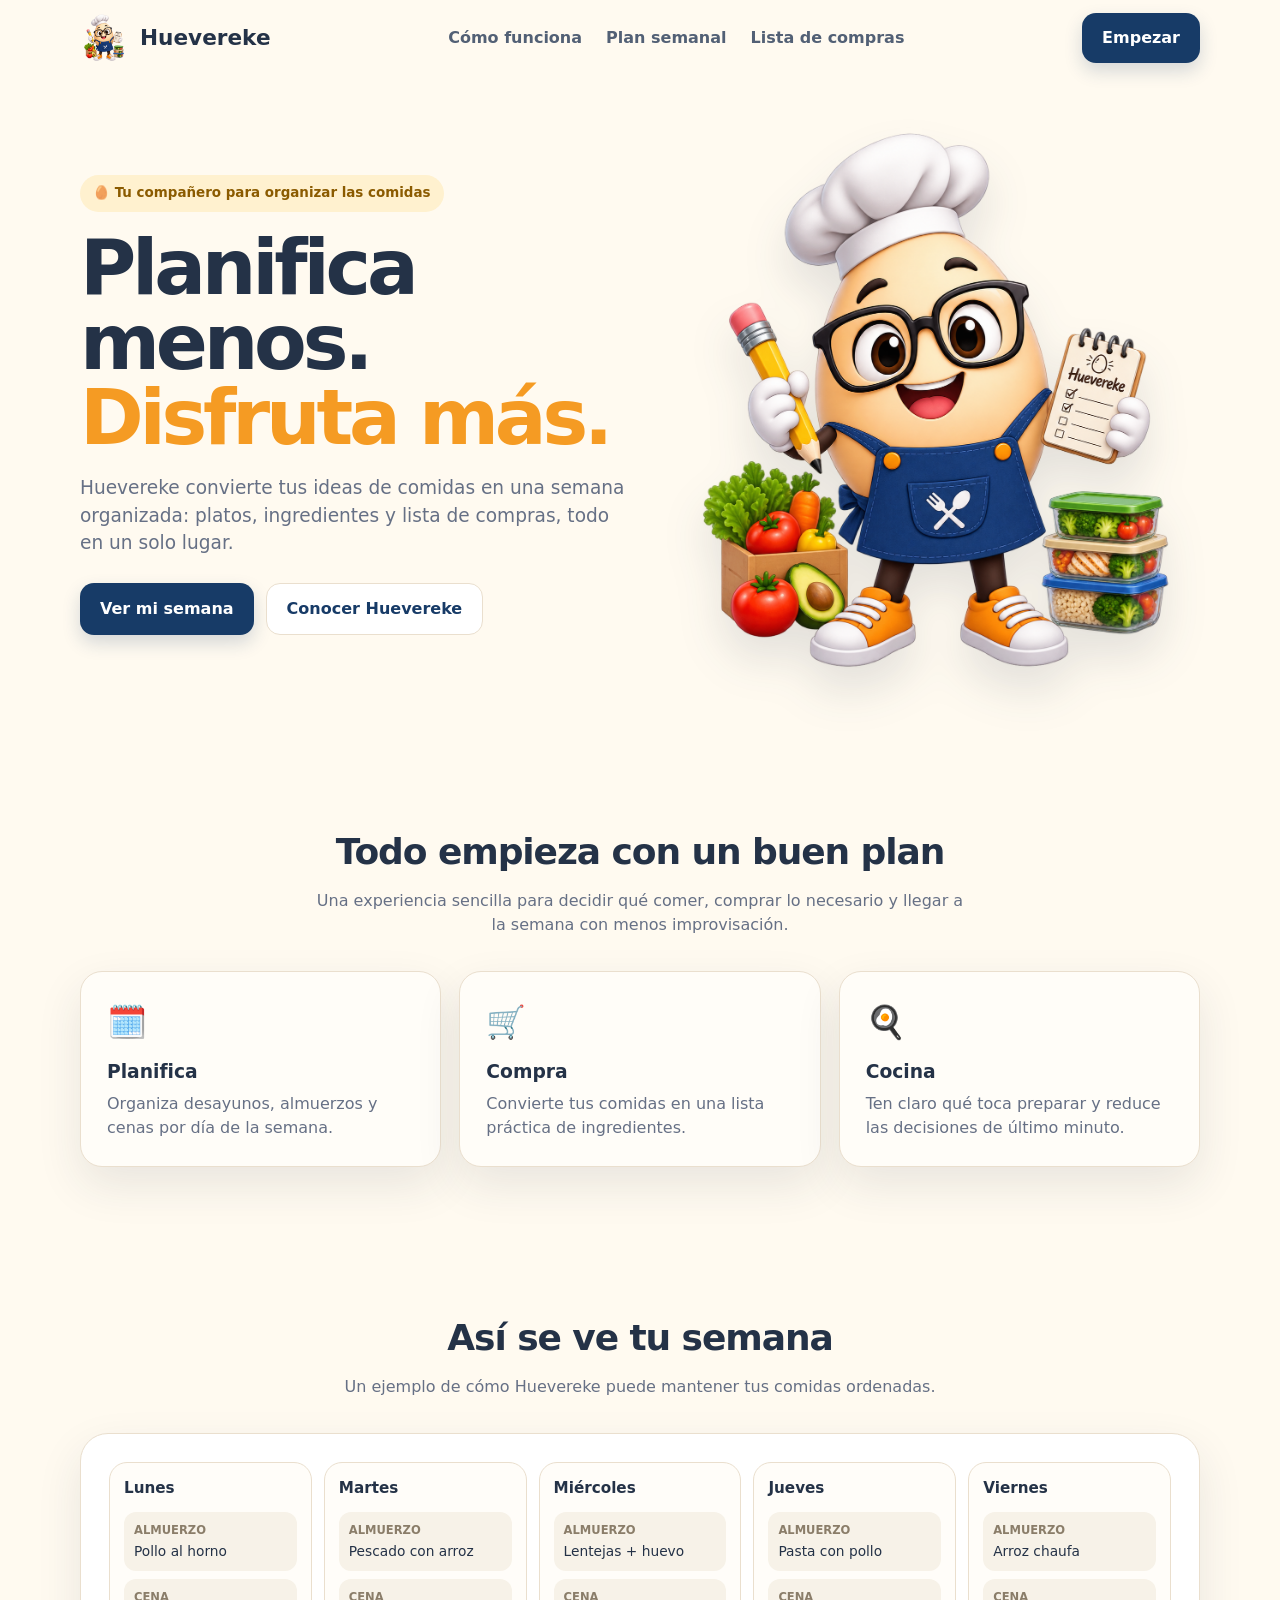
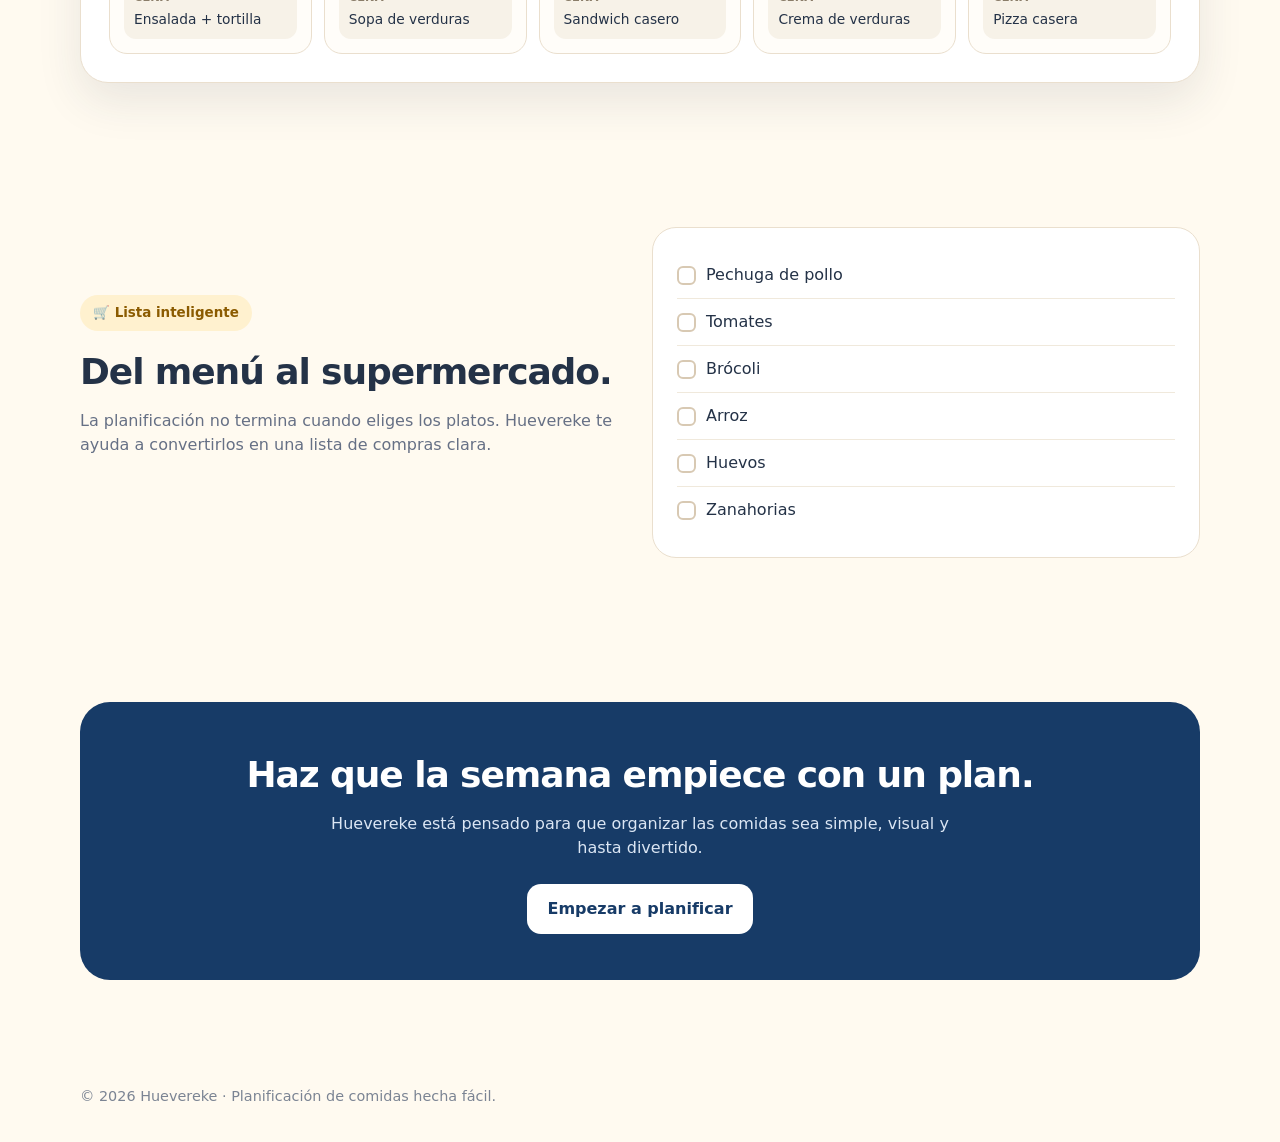
<file: index.html>
<!DOCTYPE html>
<html lang="es">
<head>
<meta charset="UTF-8">
<meta name="viewport" content="width=device-width, initial-scale=1.0">
<title>Huevereke — Planificador de comidas</title>
<style>
:root{
  --cream:#fffaf0; --paper:#fffdf8; --ink:#243247; --muted:#667085;
  --blue:#173b67; --orange:#f59b23; --yellow:#ffd45c; --green:#7eaf58;
  --line:#eadfce; --shadow:0 18px 45px rgba(36,50,71,.10);
}
*{box-sizing:border-box}
body{margin:0;font-family:Inter,ui-sans-serif,system-ui,-apple-system,BlinkMacSystemFont,"Segoe UI",sans-serif;
color:var(--ink);background:var(--cream);line-height:1.5}
a{text-decoration:none;color:inherit}
.container{width:min(1120px,92%);margin:auto}
nav{height:76px;display:flex;align-items:center;justify-content:space-between}
.brand{display:flex;align-items:center;gap:12px;font-weight:900;font-size:1.35rem}
.brand img{width:48px;height:48px;object-fit:contain}
.navlinks{display:flex;gap:24px;font-weight:700;color:#526075}
.btn{display:inline-flex;align-items:center;justify-content:center;padding:13px 20px;border-radius:14px;
font-weight:800;border:0;cursor:pointer}
.btn-primary{background:var(--blue);color:white;box-shadow:0 8px 18px rgba(23,59,103,.18)}
.btn-secondary{background:white;border:1px solid var(--line);color:var(--blue)}
.hero{padding:52px 0 70px;display:grid;grid-template-columns:1.02fr .98fr;gap:40px;align-items:center}
.badge{display:inline-block;background:#fff1cf;color:#8b5b00;padding:8px 13px;border-radius:999px;font-size:.84rem;font-weight:800}
h1{font-size:clamp(2.8rem,6vw,5.2rem);line-height:.98;letter-spacing:-.055em;margin:18px 0}
h1 span{color:var(--orange)}
.hero p{font-size:1.16rem;color:var(--muted);max-width:600px}
.actions{display:flex;gap:12px;margin-top:26px;flex-wrap:wrap}
.hero-art{display:flex;justify-content:center}
.hero-art img{width:min(520px,100%);filter:drop-shadow(0 25px 22px rgba(36,50,71,.12))}
.section{padding:72px 0}
.section h2{text-align:center;font-size:2.25rem;letter-spacing:-.03em;margin:0 0 10px}
.section-lead{text-align:center;color:var(--muted);max-width:650px;margin:0 auto 34px}
.cards{display:grid;grid-template-columns:repeat(3,1fr);gap:18px}
.card{background:var(--paper);border:1px solid var(--line);border-radius:22px;padding:26px;box-shadow:var(--shadow)}
.icon{font-size:2rem}.card h3{margin:12px 0 6px}.card p{color:var(--muted);margin:0}
.planner-wrap{background:white;border:1px solid var(--line);border-radius:28px;padding:28px;box-shadow:var(--shadow)}
.planner{display:grid;grid-template-columns:repeat(5,1fr);gap:12px}
.day{border:1px solid var(--line);border-radius:18px;padding:14px;background:#fffdf9}
.day h3{margin:0 0 12px;font-size:.95rem}
.meal{background:#f7f2e8;border-radius:12px;padding:10px;margin-top:8px;font-size:.86rem}
.meal strong{display:block;font-size:.72rem;text-transform:uppercase;color:#8a7d69;margin-bottom:2px}
.shopping{display:grid;grid-template-columns:1fr 1fr;gap:24px;align-items:center}
.list{background:#fff;border:1px solid var(--line);border-radius:24px;padding:24px}
.list-item{display:flex;gap:10px;align-items:center;padding:11px 0;border-bottom:1px solid #f0e9dc}
.list-item:last-child{border-bottom:0}.check{width:19px;height:19px;border:2px solid #d8c9b3;border-radius:6px}
.cta{background:var(--blue);color:white;border-radius:30px;padding:46px;text-align:center}
.cta p{color:#dbe6f4;max-width:650px;margin:10px auto 24px}
footer{padding:34px 0;color:#7b8493;font-size:.9rem}
@media(max-width:800px){
 .navlinks{display:none}.hero{grid-template-columns:1fr;text-align:center}.hero p{margin:auto}
 .actions{justify-content:center}.cards{grid-template-columns:1fr}.planner{grid-template-columns:1fr 1fr}
 .shopping{grid-template-columns:1fr}.hero-art{order:-1}
}
</style>
</head>
<body>
<header>
  <div class="container">
    <nav>
      <a class="brand" href="#"><img src="huevereke-logo.png" alt="Huevereke"><span>Huevereke</span></a>
      <div class="navlinks">
        <a href="#como-funciona">Cómo funciona</a>
        <a href="#planner">Plan semanal</a>
        <a href="#lista">Lista de compras</a>
      </div>
      <a class="btn btn-primary" href="#empezar">Empezar</a>
    </nav>
  </div>
</header>

<main>
<section class="container hero">
  <div>
    <span class="badge">🥚 Tu compañero para organizar las comidas</span>
    <h1>Planifica menos.<br><span>Disfruta más.</span></h1>
    <p>Huevereke convierte tus ideas de comidas en una semana organizada: platos, ingredientes y lista de compras, todo en un solo lugar.</p>
    <div class="actions">
      <a class="btn btn-primary" href="#planner">Ver mi semana</a>
      <a class="btn btn-secondary" href="#como-funciona">Conocer Huevereke</a>
    </div>
  </div>
  <div class="hero-art"><img src="huevereke-logo.png" alt="Mascota Huevereke"></div>
</section>

<section id="como-funciona" class="section">
  <div class="container">
    <h2>Todo empieza con un buen plan</h2>
    <p class="section-lead">Una experiencia sencilla para decidir qué comer, comprar lo necesario y llegar a la semana con menos improvisación.</p>
    <div class="cards">
      <article class="card"><div class="icon">🗓️</div><h3>Planifica</h3><p>Organiza desayunos, almuerzos y cenas por día de la semana.</p></article>
      <article class="card"><div class="icon">🛒</div><h3>Compra</h3><p>Convierte tus comidas en una lista práctica de ingredientes.</p></article>
      <article class="card"><div class="icon">🍳</div><h3>Cocina</h3><p>Ten claro qué toca preparar y reduce las decisiones de último minuto.</p></article>
    </div>
  </div>
</section>

<section id="planner" class="section">
  <div class="container">
    <h2>Así se ve tu semana</h2>
    <p class="section-lead">Un ejemplo de cómo Huevereke puede mantener tus comidas ordenadas.</p>
    <div class="planner-wrap">
      <div class="planner">
        <div class="day"><h3>Lunes</h3><div class="meal"><strong>Almuerzo</strong>Pollo al horno</div><div class="meal"><strong>Cena</strong>Ensalada + tortilla</div></div>
        <div class="day"><h3>Martes</h3><div class="meal"><strong>Almuerzo</strong>Pescado con arroz</div><div class="meal"><strong>Cena</strong>Sopa de verduras</div></div>
        <div class="day"><h3>Miércoles</h3><div class="meal"><strong>Almuerzo</strong>Lentejas + huevo</div><div class="meal"><strong>Cena</strong>Sandwich casero</div></div>
        <div class="day"><h3>Jueves</h3><div class="meal"><strong>Almuerzo</strong>Pasta con pollo</div><div class="meal"><strong>Cena</strong>Crema de verduras</div></div>
        <div class="day"><h3>Viernes</h3><div class="meal"><strong>Almuerzo</strong>Arroz chaufa</div><div class="meal"><strong>Cena</strong>Pizza casera</div></div>
      </div>
    </div>
  </div>
</section>

<section id="lista" class="section">
  <div class="container shopping">
    <div>
      <span class="badge">🛒 Lista inteligente</span>
      <h2 style="text-align:left;margin-top:14px">Del menú al supermercado.</h2>
      <p class="section-lead" style="text-align:left;margin-left:0">La planificación no termina cuando eliges los platos. Huevereke te ayuda a convertirlos en una lista de compras clara.</p>
    </div>
    <div class="list">
      <div class="list-item"><span class="check"></span> Pechuga de pollo</div>
      <div class="list-item"><span class="check"></span> Tomates</div>
      <div class="list-item"><span class="check"></span> Brócoli</div>
      <div class="list-item"><span class="check"></span> Arroz</div>
      <div class="list-item"><span class="check"></span> Huevos</div>
      <div class="list-item"><span class="check"></span> Zanahorias</div>
    </div>
  </div>
</section>

<section id="empezar" class="section">
  <div class="container">
    <div class="cta">
      <h2>Haz que la semana empiece con un plan.</h2>
      <p>Huevereke está pensado para que organizar las comidas sea simple, visual y hasta divertido.</p>
      <a class="btn" style="background:white;color:var(--blue)" href="#planner">Empezar a planificar</a>
    </div>
  </div>
</section>
</main>

<footer>
  <div class="container">© 2026 Huevereke · Planificación de comidas hecha fácil.</div>
</footer>
</body>
</html>
</file>
